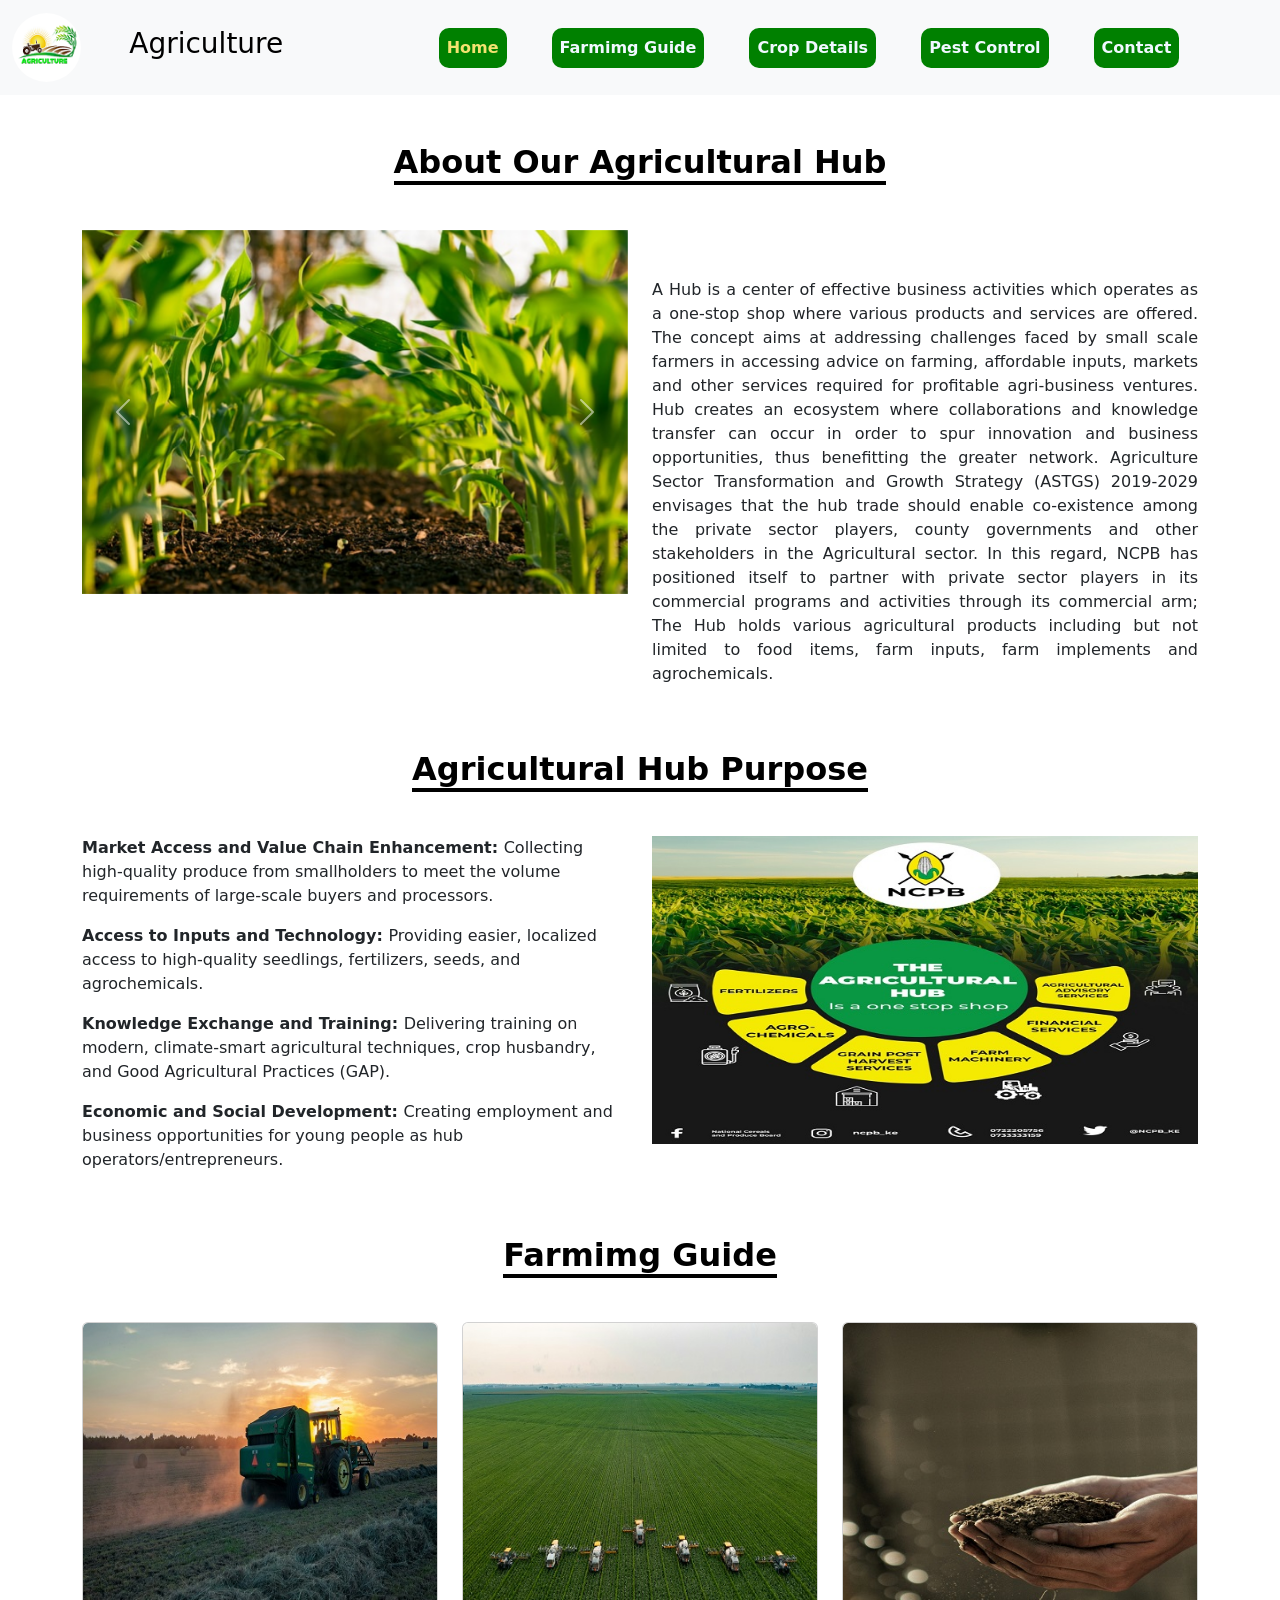
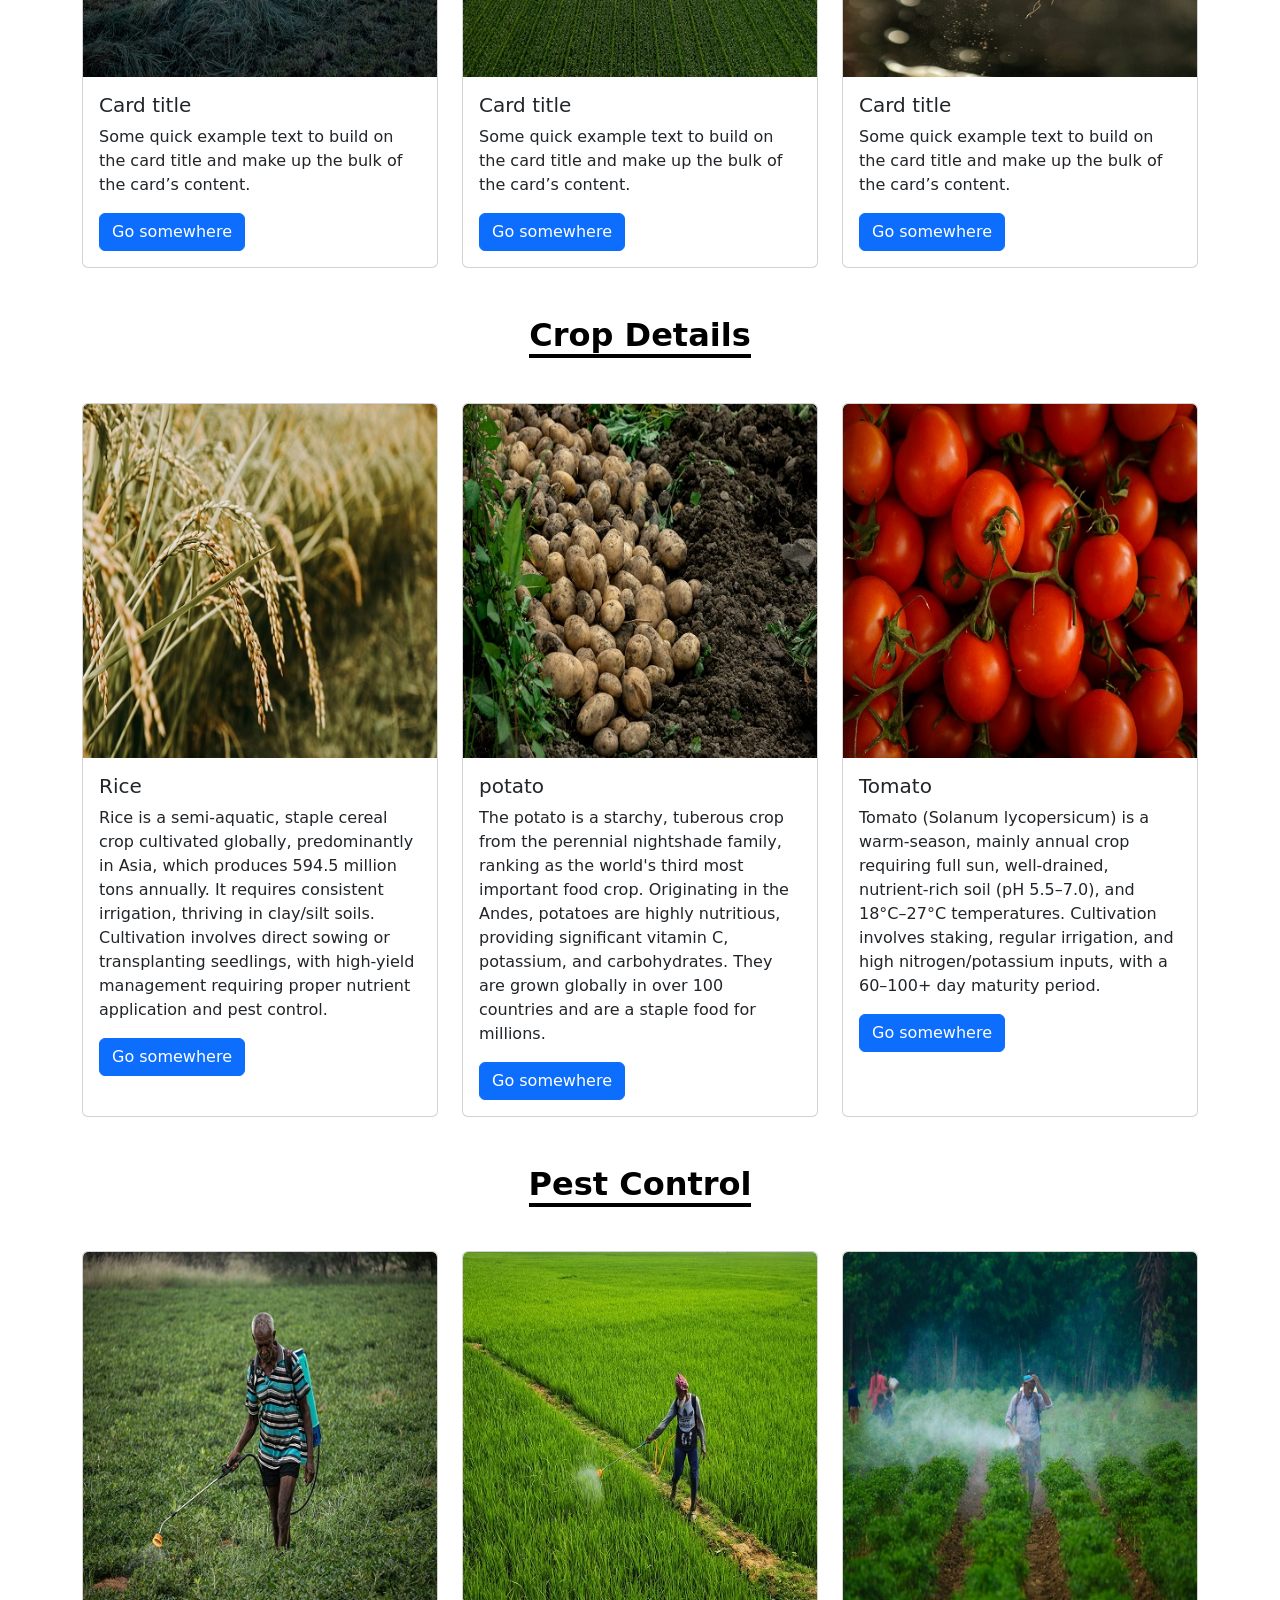
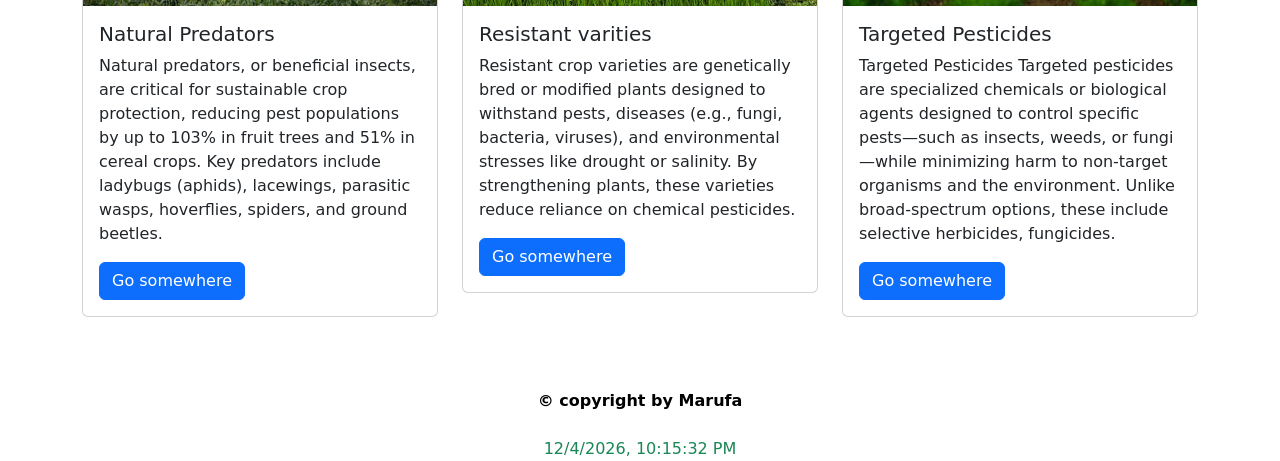
<file: index.html>
<!doctype html>
<html lang="en">

<head>
    <meta charset="utf-8">
    <meta name="viewport" content="width=device-width, initial-scale=1">
    <title>Agriculture Bangladesh</title>
    <link rel="stylesheet" href="css/style.css">
    <link rel="stylesheet" href="https://cdn.jsdelivr.net/npm/bootstrap-icons@1.13.1/font/bootstrap-icons.min.css">
    <link href="https://cdn.jsdelivr.net/npm/bootstrap@5.3.8/dist/css/bootstrap.min.css" rel="stylesheet"
        integrity="sha384-sRIl4kxILFvY47J16cr9ZwB07vP4J8+LH7qKQnuqkuIAvNWLzeN8tE5YBujZqJLB" crossorigin="anonymous">
</head>

<body>
    <!-- NAVBAR START -->
    <nav class="navbar navbar-expand-lg bg-body-tertiary">
        <div class="container-fluid">
            <a class="navbar-brand" href="#">
                <div class="d-flex align-items-center">
                    <img src="images/carosul/download.png" alt="" class="rounded-circle w-25">
                    <h3 class="ms-5">Agriculture</h3>
                </div>
            </a>
            <button class="navbar-toggler" type="button" data-bs-toggle="collapse"
                data-bs-target="#navbarSupportedContent" aria-controls="navbarSupportedContent" aria-expanded="false"
                aria-label="Toggle navigation">
                <span class="navbar-toggler-icon"></span>
            </button>
            <div class="collapse navbar-collapse" id="navbarSupportedContent">
                <ul class="navbar-nav mx-auto mb-2 mb-lg-0">
                    <li class="nav-item">
                        <a class="nav-link active" aria-current="page" href="index.html">Home</a>
                    </li>
                    <li class="nav-item">
                        <a class="nav-link" href="farming_guide.html">Farmimg Guide</a>
                    </li>
                    <li class="nav-item">
                        <a class="nav-link" href="crop_details.html">Crop Details</a>
                    </li>
                    <li class="nav-item">
                        <a class="nav-link" href="pest_control.html">Pest Control</a>
                    </li>
                    <li class="nav-item">
                        <a class="nav-link" href="contact.html">Contact</a>
                    </li>
                </ul>

            </div>
        </div>
    </nav>
    <!-- NAVBAR END -->
    <!-- CAROUSAL START -->
    <h2 class="text-black text-center fw-bold mt-5 mb-5">
        <span class="border-bottom border-black border-4">About Our Agricultural Hub</span>
    </h2>
    <div class="container">
        <div class="row">
            <div class="col-lg-6 col-md-6 col-sm-12">
                <div id="carouselExampleAutoplaying" class="carousel slide " data-bs-ride="carousel ">
                    <div class="carousel-inner">
                        <div class="carousel-item active">
                            <img src="images/carosul/1.jpg" class="d-block w-100" alt="...">
                        </div>
                        <div class="carousel-item">
                            <img src="images/carosul/2.jpg" class="d-block w-100" alt="...">
                        </div>
                        <div class="carousel-item">
                            <img src="images/carosul/4.jpg" class="d-block w-100" alt="...">
                        </div>
                    </div>
                    <button class="carousel-control-prev" type="button" data-bs-target="#carouselExampleAutoplaying"
                        data-bs-slide="prev">
                        <span class="carousel-control-prev-icon" aria-hidden="true"></span>
                        <span class="visually-hidden">Previous</span>
                    </button>
                    <button class="carousel-control-next" type="button" data-bs-target="#carouselExampleAutoplaying"
                        data-bs-slide="next">
                        <span class="carousel-control-next-icon" aria-hidden="true"></span>
                        <span class="visually-hidden">Next</span>
                    </button>
                </div>
            </div>
            <div class="col-lg-6 col-md-6 col-sm-12">
                <p class="text-justify mt-5">
                    A Hub is a center of effective business activities which operates
                    as a one-stop shop where various products and services are offered.
                    The concept aims at addressing challenges faced by small scale farmers in accessing advice on
                    farming, affordable inputs, markets and other services required for profitable agri-business
                    ventures.
                    Hub creates an ecosystem where collaborations and knowledge transfer can occur in order to spur
                    innovation and business opportunities, thus benefitting the greater network. Agriculture Sector
                    Transformation and Growth Strategy (ASTGS) 2019-2029 envisages that the hub trade should enable
                    co-existence among the private sector players, county governments and other stakeholders in the
                    Agricultural sector. In this regard, NCPB has positioned itself to partner with private sector
                    players in its commercial programs and activities through its commercial arm; The Hub holds various
                    agricultural
                    products including but not limited to food items, farm inputs, farm implements and agrochemicals.
                </p>
            </div>
        </div>
    </div>

    <!-- CAROUSAL END -->

    <!-- hub purpose start -->
    <h2 class="text-black text-center fw-bold mt-5 mb-5">
        <span class="border-bottom border-black border-4">Agricultural Hub Purpose</span>
    </h2>
    <div class="container">
        <div class="row">
            <div class="col-lg-6 col-md-6 col-sm-12">

                <p> <b> Market Access and Value Chain Enhancement: </b>
                    Collecting high-quality produce from smallholders
                    to meet the volume requirements of large-scale buyers and processors.</p>
                <p><b>Access to Inputs and Technology: </b>
                    Providing easier, localized access to high-quality seedlings,
                    fertilizers, seeds, and agrochemicals.</p>
                <p><b>Knowledge Exchange and Training: </b>
                    Delivering training on modern, climate-smart agricultural techniques,
                    crop husbandry, and Good Agricultural Practices (GAP).</p>
                <p><b>Economic and Social Development: </b>
                    Creating employment and business opportunities for young people as hub operators/entrepreneurs.</p>
            </div>
            <div class="col-lg-6 col-md-6 col-sm-12">
                <div>
                    <img src="images/carosul/7.jpg" alt="" class="img-fluid d-block w-100">
                </div>
            </div>
        </div>
    </div>
    <!-- hub purpose end -->
     <!-- FARMING GUID START -->
       <h2 class="text-black text-center fw-bold mt-5 mb-5">
        <span class="border-bottom border-black border-4">Farmimg Guide</span>
    </h2>
    <div class="container">
        <div class="row">
            <div class="col-lg-4 col-md-4 col-sm-12">
<div class="card" >
  <img src="images/farming/12.jpg" class="card-img-top" alt="...">
  <div class="card-body">
    <h5 class="card-title">Card title</h5>
    <p class="card-text">Some quick example text to build on the card title and make up the bulk of the card’s content.</p>
    <a href="#" class="btn btn-primary">Go somewhere</a>
  </div>
</div>
            </div>
            <div class="col-lg-4 col-md-4 col-sm-12">
<div class="card">
  <img src="images/farming/11.jpg" class="card-img-top" alt="...">
  <div class="card-body">
    <h5 class="card-title">Card title</h5>
    <p class="card-text">Some quick example text to build on the card title and make up the bulk of the card’s content.</p>
    <a href="#" class="btn btn-primary">Go somewhere</a>
  </div>
</div>
            </div>
            <div class="col-lg-4 col-md-4 col-sm-12">
<div class="card" >
  <img src="images/farming/13.jpg" class="card-img-top" alt="...">
  <div class="card-body">
    <h5 class="card-title">Card title</h5>
    <p class="card-text">Some quick example text to build on the card title and make up the bulk of the card’s content.</p>
    <a href="#" class="btn btn-primary">Go somewhere</a>
  </div>
</div>
            </div>
        </div>
    </div>
     <!-- FARMING GUID END -->

<!-- CROP DETAILS START-->
 <h2 class="text-black text-center fw-bold mt-5 mb-5">
        <span class="border-bottom border-black border-4">Crop Details</span></h2>
          <div class="container">
        <div class="row">
            <div class="col-lg-4 col-md-4 col-sm-12">
<div class="card h-100" >
  <img src="images/crop_details/frice.jpg" class="card-img-top" alt="...">
  <div class="card-body">
    <h5 class="card-title">Rice</h5>
    <p class="card-text">
        Rice is a semi-aquatic, staple cereal crop cultivated globally, 
        predominantly in Asia, which produces 594.5 million tons annually.
         It requires consistent irrigation, thriving in clay/silt soils. 
         Cultivation involves direct sowing or transplanting seedlings,
         with high-yield management requiring proper nutrient application and pest control.
        </p>
    <a href="#" class="btn btn-primary">Go somewhere</a>
  </div>
</div>
            </div>
            <div class="col-lg-4 col-md-4 col-sm-12">
<div class="card h-100">
  <img src="images/crop_details/potato.jpg" class="card-img-top" alt="...">
  <div class="card-body">
    <h5 class="card-title">potato</h5>
    <p class="card-text">
        The potato is a starchy, tuberous crop from the perennial nightshade family, 
        ranking as the world's third most important food crop. Originating in the Andes, 
        potatoes are highly nutritious, providing significant vitamin C, potassium, and carbohydrates. 
        They are grown globally in over 100 countries and are a staple food for millions.
</p>
    <a href="#" class="btn btn-primary">Go somewhere</a>
  </div>
</div>
            </div>
            <div class="col-lg-4 col-md-4 col-sm-12">
<div class="card h-100" >
  <img src="images/crop_details/t1.jpg" class="card-img-top" alt="...">
  <div class="card-body">
    <h5 class="card-title">Tomato</h5>
    <p class="card-text">
        Tomato (Solanum lycopersicum) is a warm-season, 
        mainly annual crop requiring full sun, well-drained, 
        nutrient-rich soil (pH 5.5–7.0), and 18°C–27°C temperatures. Cultivation involves staking, regular irrigation, 
        and high nitrogen/potassium inputs, with a 60–100+ day maturity period.
</p>
    <a href="#" class="btn btn-primary">Go somewhere</a>
  </div>
</div>
            </div>
        </div>
    </div>
<!-- CROP DETAILS END-->
<!-- PEST CONTROL START -->
  <h2 class="text-black text-center fw-bold mt-5 mb-5">
        <span class="border-bottom border-black border-4">Pest Control</span></h2>

<!-- PEST CONTROL END -->
<div class="container">
    <div class="row">
        <div class="col-lg-4 col-md-4 col-sm-12">
<div class="card" >
  <img src="images/pest/f2.jpg" class="card-img-top" alt="...">
  <div class="card-body">
    <h5 class="card-title"> Natural Predators</h5>
    <p class="card-text">
Natural predators, or beneficial insects, are critical for sustainable crop protection,
 reducing pest populations by up to 103% in fruit trees and 51% in cereal crops. 
 Key predators include ladybugs (aphids), 
lacewings, parasitic wasps, hoverflies, spiders, and ground beetles. 
     </p>
    <a href="#" class="btn btn-primary">Go somewhere</a>
  </div>
</div>
        </div>
        <div class="col-lg-4 col-md-4 col-sm-12">
<div class="card" >
  <img src="images/pest/f3.jpg" class="card-img-top" alt="...">
  <div class="card-body">
    <h5 class="card-title">Resistant varities</h5>
    <p class="card-text">
Resistant crop varieties are genetically bred or modified plants designed to withstand pests,
 diseases (e.g., fungi, bacteria, viruses), and environmental stresses like drought or salinity. 
 By strengthening plants, 
these varieties reduce reliance on chemical pesticides.
</p>
    <a href="#" class="btn btn-primary">Go somewhere</a>
  </div>
</div>
        </div>
        <div class="col-lg-4 col-md-4 col-sm-12">
<div class="card">
  <img src="images/pest/f4.jpg" class="card-img-top" alt="...">
  <div class="card-body">
    <h5 class="card-title">Targeted Pesticides</h5>
    <p class="card-text">
Targeted Pesticides
Targeted pesticides are specialized chemicals or biological 
agents designed to control specific pests—such as insects, weeds, or fungi—while minimizing harm to non-target organisms and the environment. Unlike broad-spectrum options,
 these include selective herbicides, fungicides.   
        </p>
    <a href="#" class="btn btn-primary">Go somewhere</a>
  </div>
</div>
        </div>
    </div>
</div>

    <!-- FOOTER START -->
    <footer class="p-0 m-0 mt-5">
        <p class="mb-0 py-4 text-black text-center fw-bold">&copy copyright by Marufa</p>
          <p id="datetime" class="m-0 p-0  text-center text-success"></p>
    </footer>
    <!-- FOOTER END -->
    <script src="js/script.js"></script>
    <script src="https://cdn.jsdelivr.net/npm/bootstrap@5.3.8/dist/js/bootstrap.bundle.min.js"
        integrity="sha384-FKyoEForCGlyvwx9Hj09JcYn3nv7wiPVlz7YYwJrWVcXK/BmnVDxM+D2scQbITxI"
        crossorigin="anonymous"></script>
</body>

</html>
</file>
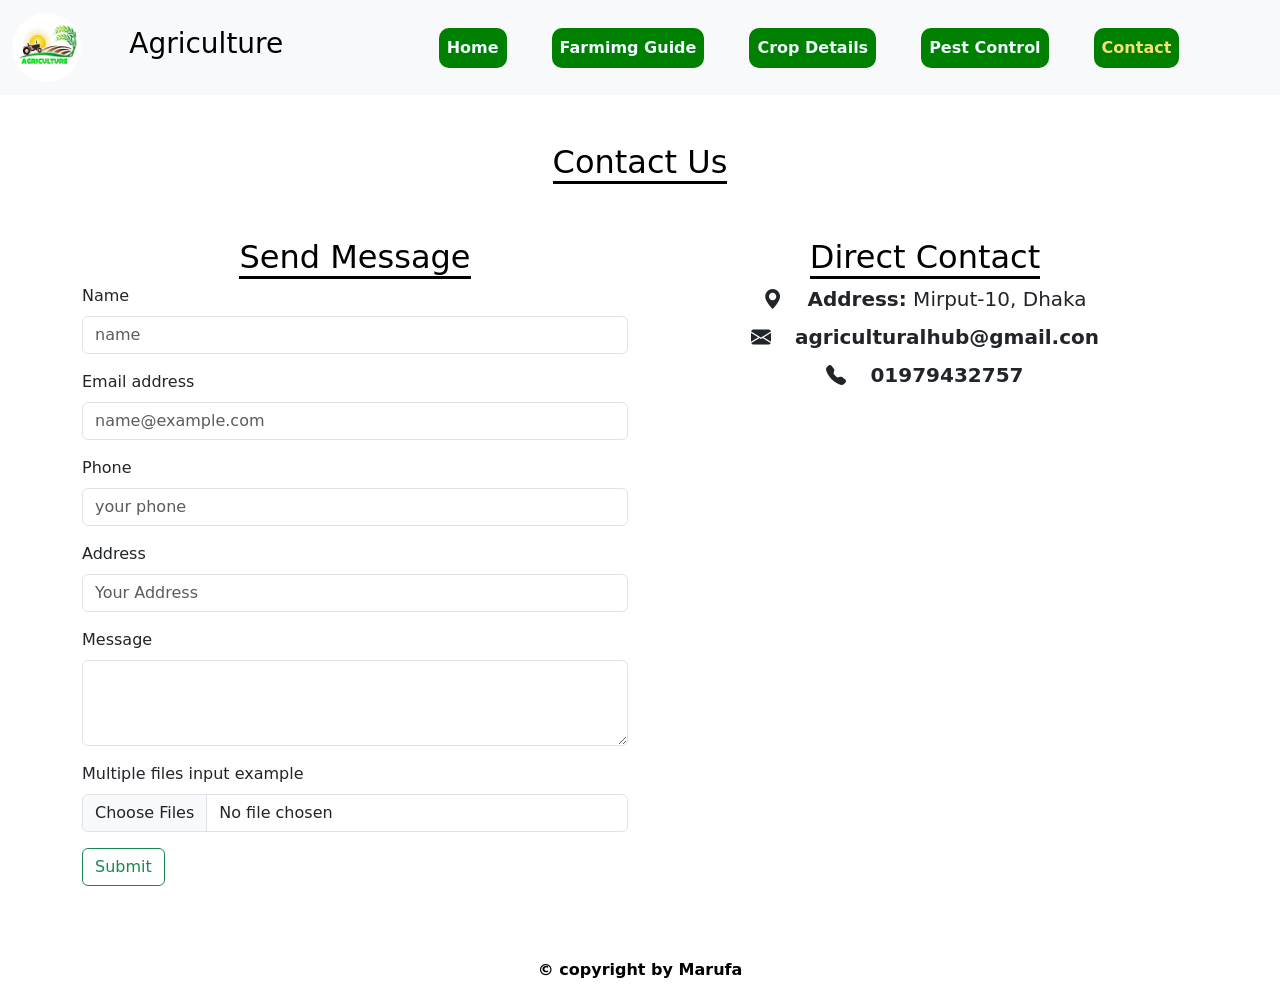
<file: contact.html>
<!doctype html>
<html lang="en">

<head>
    <meta charset="utf-8">
    <meta name="viewport" content="width=device-width, initial-scale=1">
    <title>Agriculture Bangladesh</title>
    <link rel="stylesheet" href="css/style.css">
    <link rel="stylesheet" href="https://cdn.jsdelivr.net/npm/bootstrap-icons@1.13.1/font/bootstrap-icons.min.css">
    <link href="https://cdn.jsdelivr.net/npm/bootstrap@5.3.8/dist/css/bootstrap.min.css" rel="stylesheet"
        integrity="sha384-sRIl4kxILFvY47J16cr9ZwB07vP4J8+LH7qKQnuqkuIAvNWLzeN8tE5YBujZqJLB" crossorigin="anonymous">
</head>

<body>
    <!-- NAVBAR START -->
    <nav class="navbar navbar-expand-lg bg-body-tertiary">
        <div class="container-fluid">
            <a class="navbar-brand" href="#">
                <div class="d-flex align-items-center">
                    <img src="images/carosul/download.png" alt="" class="rounded-circle w-25">
                    <h3 class="ms-5">Agriculture</h3>
                </div>
            </a>
            <button class="navbar-toggler" type="button" data-bs-toggle="collapse"
                data-bs-target="#navbarSupportedContent" aria-controls="navbarSupportedContent" aria-expanded="false"
                aria-label="Toggle navigation">
                <span class="navbar-toggler-icon"></span>
            </button>
            <div class="collapse navbar-collapse" id="navbarSupportedContent">
                <ul class="navbar-nav mx-auto mb-2 mb-lg-0">
                    <li class="nav-item">
                        <a class="nav-link " aria-current="page" href="index.html">Home</a>
                    </li>
                    <li class="nav-item">
                        <a class="nav-link" href="farming_guide.html">Farmimg Guide</a>
                    </li>
                    <li class="nav-item">
                        <a class="nav-link" href="crop_details.html">Crop Details</a>
                    </li>
                    <li class="nav-item">
                        <a class="nav-link" href="pest_control.html">Pest Control</a>
                    </li>
                    <li class="nav-item">
                        <a class="nav-link active" href="contact.html">Contact</a>
                    </li>
                </ul>

            </div>
        </div>
    </nav>
    <!-- NAVBAR END -->


 <h2 class="text-center text-black mt-5"><span class="border-bottom border-black border-dark border-3">Contact
      Us</span></h2>
  <div class="container">
    <div class="row">
      <div class="col-lg-6">
        <h2 class="text-center text-black mt-5"><span class="border-bottom border-black border-dark border-3">Send
            Message</span></h2>
    <div>
            <form action="" method="get" class="needs-validation" onsubmit="alert('Submitted Successfully')">
                      <div class="mb-3">
  <label for="exampleFormControlInput1" class="form-label">Name</label>
  <input type="text" class="form-control" id="name" placeholder="name"  required>
</div>
            <div class="mb-3">
  <label for="exampleFormControlInput1" class="form-label">Email address</label>
  <input type="email" class="form-control" id="email" placeholder="name@example.com"  required>
</div>
                <div class="mb-3">
  <label for="exampleFormControlInput1" class="form-label">Phone</label>
  <input type="numeric" pattern="[0-9]{11}"    class="form-control" id="phone" placeholder="your phone"  required>
</div>
              <div class="mb-3">
  <label for="exampleFormControlInput1" class="form-label">Address</label>
  <input type="text"    class="form-control" id="text" placeholder="Your Address"  required>
</div >

<div class="mb-3">
  <label for="exampleFormControlTextarea1" class="form-label">Message</label>
  <textarea class="form-control" id="exampleFormControlTextarea1" rows="3"  required>

  </textarea>
</div>
<div class="mb-3">
  <label for="formFileMultiple" class="form-label">Multiple files input example</label>
  <input class="form-control" type="file" id="formFileMultiple" multiple>
</div>
  <button type="submit" class="btn  btn-outline-success">Submit</button>
  </form>
        </div>
      </div>
      <div class="col-lg-6">
        <h2 class="text-center text-black mt-5"><span class="border-bottom border-black border-dark border-3">Direct
            Contact</span></h2>
 <div class="text-center ">
            <p class="fs-5 m-0 p-0 mb-2"><i class="bi bi-geo-alt-fill me-4"></i><b>Address:</b> Mirput-10, Dhaka</p>
             <p class="fs-5 m-0 p-0 mb-2"><i class="bi bi-envelope-fill me-4"></i><b>agriculturalhub@gmail.con</b></p>
            <p class="fs-5 m-0 p-0 mb-2"><i class="bi bi-telephone-fill me-4"></i><b>01979432757</b></p>
           </div>
            <div class="mt-5">
              <iframe src="https://www.google.com/maps/embed?pb=!1m18!1m12!1m3!1d3651.3224321178745!2d90.37249027447179!3d23.771529987966552!2m3!1f0!2f0!3f0!3m2!1i1024!2i768!4f13.1!3m3!1m2!1s0x3755c79414120f23%3A0xe9d08f498cb34b7e!2sSher-e-Bangla%20Agricultural%20University!5e0!3m2!1sen!2sbd!4v1776322104775!5m2!1sen!2sbd" width="100%" height="300" style="border:0;" allowfullscreen="" loading="lazy" referrerpolicy="no-referrer-when-downgrade"></iframe>
            </div>
      </div>
    </div>
  </div>





        <!-- FOOTER START -->
    <footer class="p-0 m-0 mt-5">
        <p class="mb-0 py-4 text-black text-center fw-bold">&copy copyright by Marufa</p>
    </footer>
    <!-- FOOTER END -->
    <script src="js/script.js"></script>
    <script src="https://cdn.jsdelivr.net/npm/bootstrap@5.3.8/dist/js/bootstrap.bundle.min.js"
        integrity="sha384-FKyoEForCGlyvwx9Hj09JcYn3nv7wiPVlz7YYwJrWVcXK/BmnVDxM+D2scQbITxI"
        crossorigin="anonymous"></script>
</body>

</html>
</file>
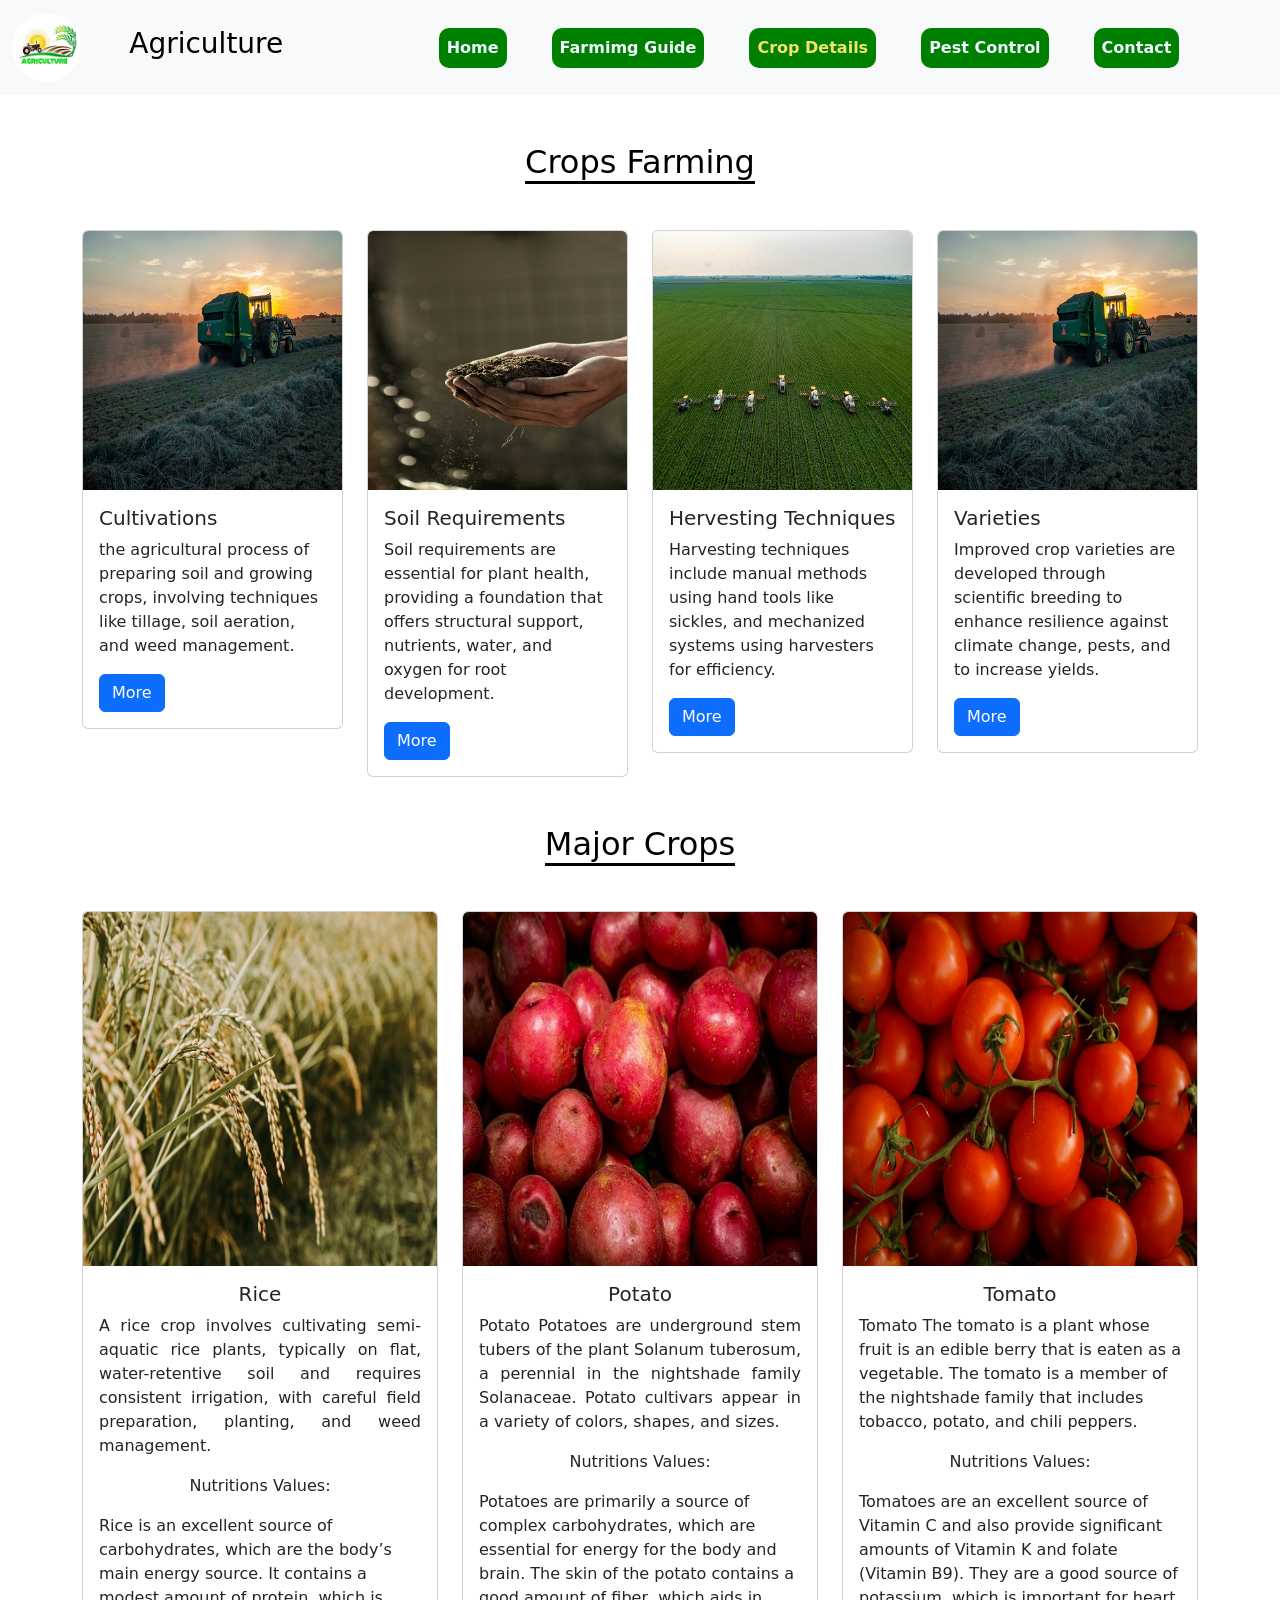
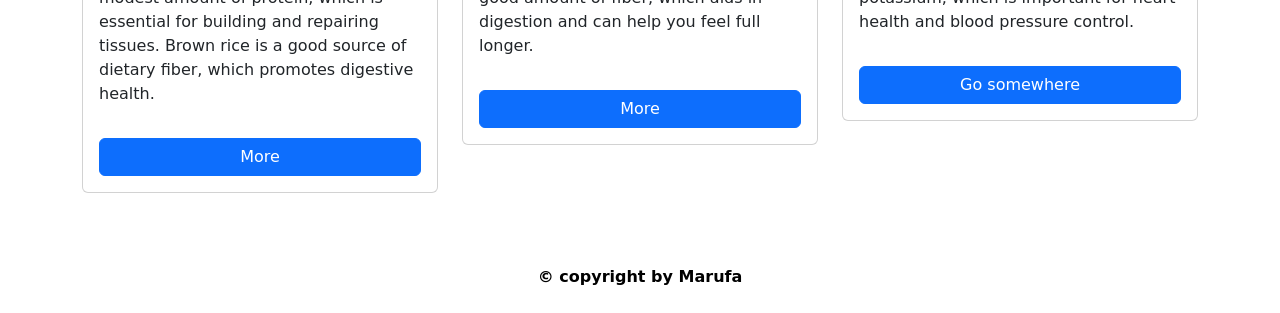
<file: crop_details.html>
<!doctype html>
<html lang="en">

<head>
    <meta charset="utf-8">
    <meta name="viewport" content="width=device-width, initial-scale=1">
    <title>Agriculture Bangladesh</title>
    <link rel="stylesheet" href="css/style.css">
    <link rel="stylesheet" href="https://cdn.jsdelivr.net/npm/bootstrap-icons@1.13.1/font/bootstrap-icons.min.css">
    <link href="https://cdn.jsdelivr.net/npm/bootstrap@5.3.8/dist/css/bootstrap.min.css" rel="stylesheet"
        integrity="sha384-sRIl4kxILFvY47J16cr9ZwB07vP4J8+LH7qKQnuqkuIAvNWLzeN8tE5YBujZqJLB" crossorigin="anonymous">
</head>

<body>
    <!-- NAVBAR START -->
    <nav class="navbar navbar-expand-lg bg-body-tertiary">
        <div class="container-fluid">
            <a class="navbar-brand" href="#">
                <div class="d-flex align-items-center">
                    <img src="images/carosul/download.png" alt="" class="rounded-circle w-25">
                    <h3 class="ms-5">Agriculture</h3>
                </div>
            </a>
            <button class="navbar-toggler" type="button" data-bs-toggle="collapse"
                data-bs-target="#navbarSupportedContent" aria-controls="navbarSupportedContent" aria-expanded="false"
                aria-label="Toggle navigation">
                <span class="navbar-toggler-icon"></span>
            </button>
            <div class="collapse navbar-collapse" id="navbarSupportedContent">
                <ul class="navbar-nav mx-auto mb-2 mb-lg-0">
                    <li class="nav-item">
                        <a class="nav-link " aria-current="page" href="index.html">Home</a>
                    </li>
                    <li class="nav-item">
                        <a class="nav-link" href="farming_guide.html">Farmimg Guide</a>
                    </li>
                    <li class="nav-item">
                        <a class="nav-link active" href="crop_details.html">Crop Details</a>
                    </li>
                    <li class="nav-item">
                        <a class="nav-link" href="pest_control.html">Pest Control</a>
                    </li>
                    <li class="nav-item">
                        <a class="nav-link" href="contact.html">Contact</a>
                    </li>
                </ul>

            </div>
        </div>
    </nav>
    <!-- NAVBAR END -->

    <!--  -->
    
    <h2 class="text-center text-black mt-5 mb-5"><span class="border-bottom border-3 border-black m-5">
      Crops Farming</span></h2>
<div class="container">
  <div class="row">
    <div class="col-lg-3">
      <div class="card" >
  <img src="images/crop_details/12.jpg" class="card-img-top" alt="...">
  <div class="card-body">
    <h5 class="card-title">Cultivations</h5>
    <p class="card-text">
the agricultural process of preparing soil and growing crops, involving techniques like tillage, soil aeration, and weed management.</p>
    <a href="#" class="btn btn-primary">More</a>
  </div>
</div>
    </div>
    <div class="col-lg-3">
      <div class="card" >
  <img src="images/crop_details/13.jpg" class="card-img-top" alt="...">
  <div class="card-body">
    <h5 class="card-title">Soil Requirements</h5>
    <p class="card-text">
      Soil requirements are essential for plant health, providing a foundation that offers structural support, nutrients, water, and oxygen for root development. 
</p>
    <a href="#" class="btn btn-primary">More</a>
  </div>
</div>
    </div>
    <div class="col-lg-3">
      <div class="card" >
  <img src="images/crop_details/11.jpg" class="card-img-top" alt="...">
  <div class="card-body">
    <h5 class="card-title">Hervesting Techniques</h5>
    <p class="card-text">
      Harvesting techniques include manual methods using hand tools like sickles, and mechanized systems using harvesters for efficiency.
    </p>
    <a href="#" class="btn btn-primary">More</a>
  </div>
</div>
    </div>
    <div class="col-lg-3">
      <div class="card">
  <img src="images/crop_details/12.jpg" class="card-img-top" alt="...">
  <div class="card-body">
    <h5 class="card-title">Varieties</h5>
    <p class="card-text">
Improved crop varieties are developed through scientific breeding to enhance resilience against climate change, pests, and to increase yields.

      </p>
    <a href="#" class="btn btn-primary">More</a>
  </div>
</div>
    </div>
  </div>
</div>
<!-- major crops start -->
 
      <h2 class="text-center text-black mt-5 mb-5">
        <span class="border-bottom border-3 border-black m-5">Major Crops</span></h2>
        <div class="container">
          <div class="row">
            <div class="col-lg-4">
              <div class="card">
  <img src="images/crop_details/frice.jpg" class="card-img-top" alt="...">
  <div class="card-body">
    <h5 class="card-title text-center">Rice</h5>
    <p class="card-text text-justify">

A rice crop involves cultivating semi-aquatic rice plants, typically on flat, water-retentive soil and requires consistent irrigation, with careful field preparation, planting, and weed management. 
<p class="text-center">Nutritions Values: </p>
Rice is an excellent source of carbohydrates, which are the body’s main energy source. It contains a modest amount of protein, which is essential for building and repairing tissues. Brown rice is a good source of dietary fiber, which promotes digestive health.</p>
    <a href="#" class="btn btn-primary w-100 mt-3">More</a>
  </div>
</div>
            </div>
            <div class="col-lg-4">
              <div class="card">
  <img src="images/crop_details/po1.jpg" class="card-img-top" alt="...">
  <div class="card-body">
    <h5 class="card-title text-center">Potato</h5>
    <p class="card-text text-justify">
      Potato
Potatoes are underground stem tubers of the plant Solanum tuberosum, a perennial in the nightshade family Solanaceae. Potato cultivars appear in a variety of colors, shapes, and sizes. 

<p class="text-center">Nutritions Values:</p>
Potatoes are primarily a source of complex carbohydrates, which are essential for energy for the body and brain. The skin of the potato contains a good amount of fiber, which aids in digestion and can help you feel full longer.</p>


 
    <a href="#" class="btn btn-primary mt-3 w-100">More</a>
  </div>
</div>
            </div>
            <div class="col-lg-4">
              <div class="card">
  <img src="images/crop_details/t1.jpg" class="card-img-top" alt="...">
  <div class="card-body">
    <h5 class="card-title text-center">Tomato</h5>
    <p class="card-text">
      Tomato
The tomato is a plant whose fruit is an edible berry that is eaten as a vegetable. The tomato is a member of the nightshade family that includes tobacco, potato, and chili peppers.
<p class="text-center">Nutritions Values:</p>
Tomatoes are an excellent source of Vitamin C and also provide significant amounts of Vitamin K and folate (Vitamin B9). They are a good source of potassium, which is important for heart health and blood pressure control.
      
      
   </p>
    <a href="#" class="btn btn-primary mt-3 w-100">Go somewhere</a>
  </div>
</div>
            </div>
          </div>
        </div>
    <!--  -->


    
    <!-- FOOTER START -->
    <footer class="p-0 m-0 mt-5">
        <p class="mb-0 py-4 text-black text-center fw-bold">&copy copyright by Marufa</p>
    </footer>
    <!-- FOOTER END -->
    <script src="js/script.js"></script>
    <script src="https://cdn.jsdelivr.net/npm/bootstrap@5.3.8/dist/js/bootstrap.bundle.min.js"
        integrity="sha384-FKyoEForCGlyvwx9Hj09JcYn3nv7wiPVlz7YYwJrWVcXK/BmnVDxM+D2scQbITxI"
        crossorigin="anonymous"></script>
</body>

</html>
</file>
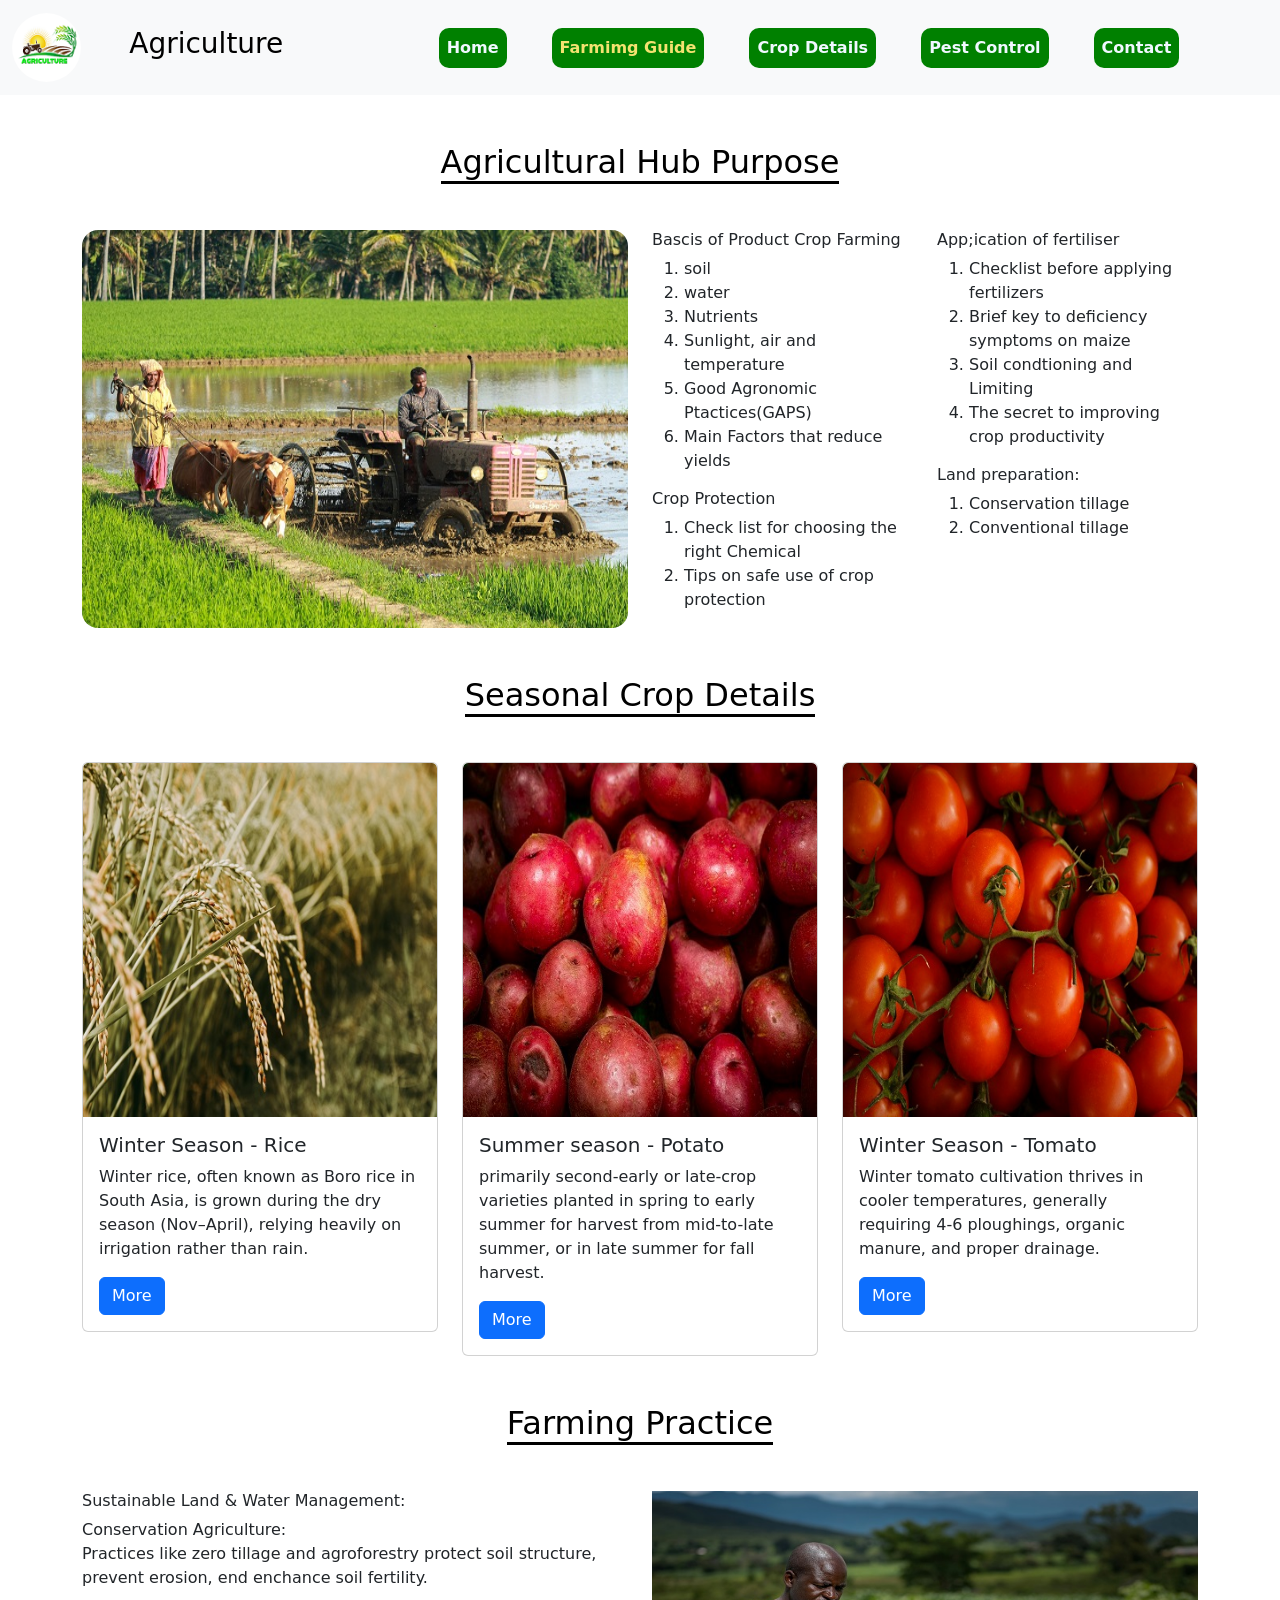
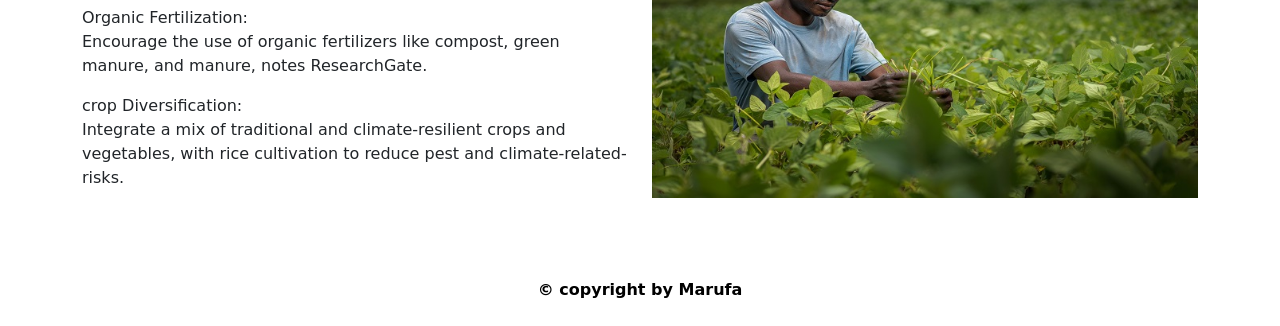
<file: farming_guide.html>
<!doctype html>
<html lang="en">

<head>
    <meta charset="utf-8">
    <meta name="viewport" content="width=device-width, initial-scale=1">
    <title>Agriculture Bangladesh</title>
    <link rel="stylesheet" href="css/style.css">
    <link rel="stylesheet" href="https://cdn.jsdelivr.net/npm/bootstrap-icons@1.13.1/font/bootstrap-icons.min.css">
    <link href="https://cdn.jsdelivr.net/npm/bootstrap@5.3.8/dist/css/bootstrap.min.css" rel="stylesheet"
        integrity="sha384-sRIl4kxILFvY47J16cr9ZwB07vP4J8+LH7qKQnuqkuIAvNWLzeN8tE5YBujZqJLB" crossorigin="anonymous">
</head>

<body>
    <!-- NAVBAR START -->
    <nav class="navbar navbar-expand-lg bg-body-tertiary">
        <div class="container-fluid">
            <a class="navbar-brand" href="#">
                <div class="d-flex align-items-center">
                    <img src="images/carosul/download.png" alt="" class="rounded-circle w-25">
                    <h3 class="ms-5">Agriculture</h3>
                </div>
            </a>
            <button class="navbar-toggler" type="button" data-bs-toggle="collapse"
                data-bs-target="#navbarSupportedContent" aria-controls="navbarSupportedContent" aria-expanded="false"
                aria-label="Toggle navigation">
                <span class="navbar-toggler-icon"></span>
            </button>
            <div class="collapse navbar-collapse" id="navbarSupportedContent">
                <ul class="navbar-nav mx-auto mb-2 mb-lg-0">
                    <li class="nav-item">
                        <a class="nav-link " aria-current="page" href="index.html">Home</a>
                    </li>
                    <li class="nav-item">
                        <a class="nav-link active" href="farming_guide.html">Farmimg Guide</a>
                    </li>
                    <li class="nav-item">
                        <a class="nav-link" href="crop_details.html">Crop Details</a>
                    </li>
                    <li class="nav-item">
                        <a class="nav-link " href="pest_control.html">Pest Control</a>
                    </li>
                    <li class="nav-item">
                        <a class="nav-link" href="contact.html">Contact</a>
                    </li>
                </ul>

            </div>
        </div>
    </nav>
    <!-- NAVBAR END -->
 <h2 class="text-center text-black mt-5 mb-5">
      <span class="border-bottom border-3 border-black m-5">Agricultural Hub Purpose</span></h2>
    <div class="container">
      <div class="row">
        <div class="col-6">
          <img src="images/farming/bs.jpg" class="w-100 img-fluid h-100 rounded-4" alt="">
        </div>
        <div class="col-3"><h6>Bascis of Product Crop Farming</h6>
        <ol>
          <li>soil</li>
          <li>water</li>
          <li>Nutrients</li>
          <li>Sunlight, air and temperature</li>
          <li>Good Agronomic Ptactices(GAPS)</li>
          <li>Main Factors that reduce yields</li>
        </ol>
        <h6>Crop Protection</h6>
        <ol>
          <li>Check list for choosing the right Chemical</li>
          <li>Tips on safe use of crop protection</li>
        </ol>
        </div>
        <div class="col-3">
          <h6>App;ication of fertiliser</h6>
          <ol>
            <li>Checklist before applying fertilizers</li>
            <li>Brief key to deficiency symptoms on maize</li>
            <li>Soil condtioning and Limiting</li>
            <li>The secret to improving crop productivity</li>
          </ol>
          <h6>Land preparation:</h6>
          <ol>
            <li>Conservation tillage</li>
            <li>Conventional tillage</li>
          </ol>
        </div>
      </div>
    </div>
    <!-- basic guides end -->
     <!-- seasonal Crop Details start -->
         <h2 class="text-center text-black mt-5 mb-5">
      <span class="border-bottom border-3 border-black m-5">Seasonal Crop Details</span></h2>
      <div class="container">
        <div class="row">
          <div class="col-lg-4 col-md-6 col-sm-12">
            <div class="card mx-sm-auto">
  <img src="images/farming/frice.jpg" class="card-img-top" alt="...">
  <div class="card-body">
    <h5 class="card-title">Winter Season - Rice</h5>
    <p class="card-text">
      Winter rice, often known as Boro rice in South Asia, is grown during the dry season (Nov–April), relying heavily on irrigation rather than rain. 
    </p>
    <a href="#" class="btn btn-primary">More</a>
  </div>
</div>
</div>
          <div class="col-lg-4 col-md-6 col-sm-12">
            <div class="card mx-sm-auto">
  <img src="images/farming/po1.jpg" class="card-img-top" alt="...">
  <div class="card-body">
    <h5 class="card-title">Summer season - Potato</h5>
    <p class="card-text">
      primarily second-early or late-crop varieties planted in spring to early summer for harvest from mid-to-late summer, or in late summer for fall harvest.
  </p>
    <a href="#" class="btn btn-primary">More</a>
  </div>
</div>
          </div>
          <div class="col-lg-4 col-md-6 col-sm-12">
            <div class="card mx-sm-auto" >
  <img src="images/farming/t1.jpg" class="card-img-top" alt="...">
  <div class="card-body">
    <h5 class="card-title">Winter Season - Tomato</h5>
    <p class="card-text">
      Winter tomato cultivation thrives in cooler temperatures, generally requiring 4-6 ploughings, organic manure, and proper drainage. 
      </p>
    <a href="#" class="btn btn-primary">More</a>
  </div>
</div>
          </div>
        </div>
      </div>
         <!-- seasonal Crop Details end -->
          <!-- farming Practice start -->
                <h2 class="text-center text-black mt-5 mb-5">
      <span class="border-bottom border-3 border-black m-5">Farming Practice</span></h2>
      <div class="container">
        <div class="row">
          <div class="col-lg-6 col-md-12">
            <h6>Sustainable Land & Water Management:</h6>
            <p>
              Conservation Agriculture: <br>
              Practices like zero tillage and agroforestry protect soil structure, prevent erosion, end enchance soil fertility.
            </p>
            <p>
              Organic Fertilization: <br>
              Encourage the use of organic fertilizers like compost, green manure, and manure, notes ResearchGate.
            </p>
            <p>
              crop Diversification: <br>
              Integrate a mix of traditional and climate-resilient crops and vegetables, with rice cultivation to reduce pest and climate-related-risks.
            </p>
          </div>
          <div class="col-lg-6 col-sm-12">
            <img src="images/farming/f9.jpg" alt="" class="img-fluid">
          </div>
        </div>
      </div>
               
    <!-- FOOTER START -->
    <footer class="p-0 m-0 mt-5">
        <p class="mb-0 py-4 text-black text-center fw-bold">&copy copyright by Marufa</p>
    </footer>
    <!-- FOOTER END -->
    <script src="js/script.js"></script>
    <script src="https://cdn.jsdelivr.net/npm/bootstrap@5.3.8/dist/js/bootstrap.bundle.min.js"
        integrity="sha384-FKyoEForCGlyvwx9Hj09JcYn3nv7wiPVlz7YYwJrWVcXK/BmnVDxM+D2scQbITxI"
        crossorigin="anonymous"></script>
</body>

</html>
</file>
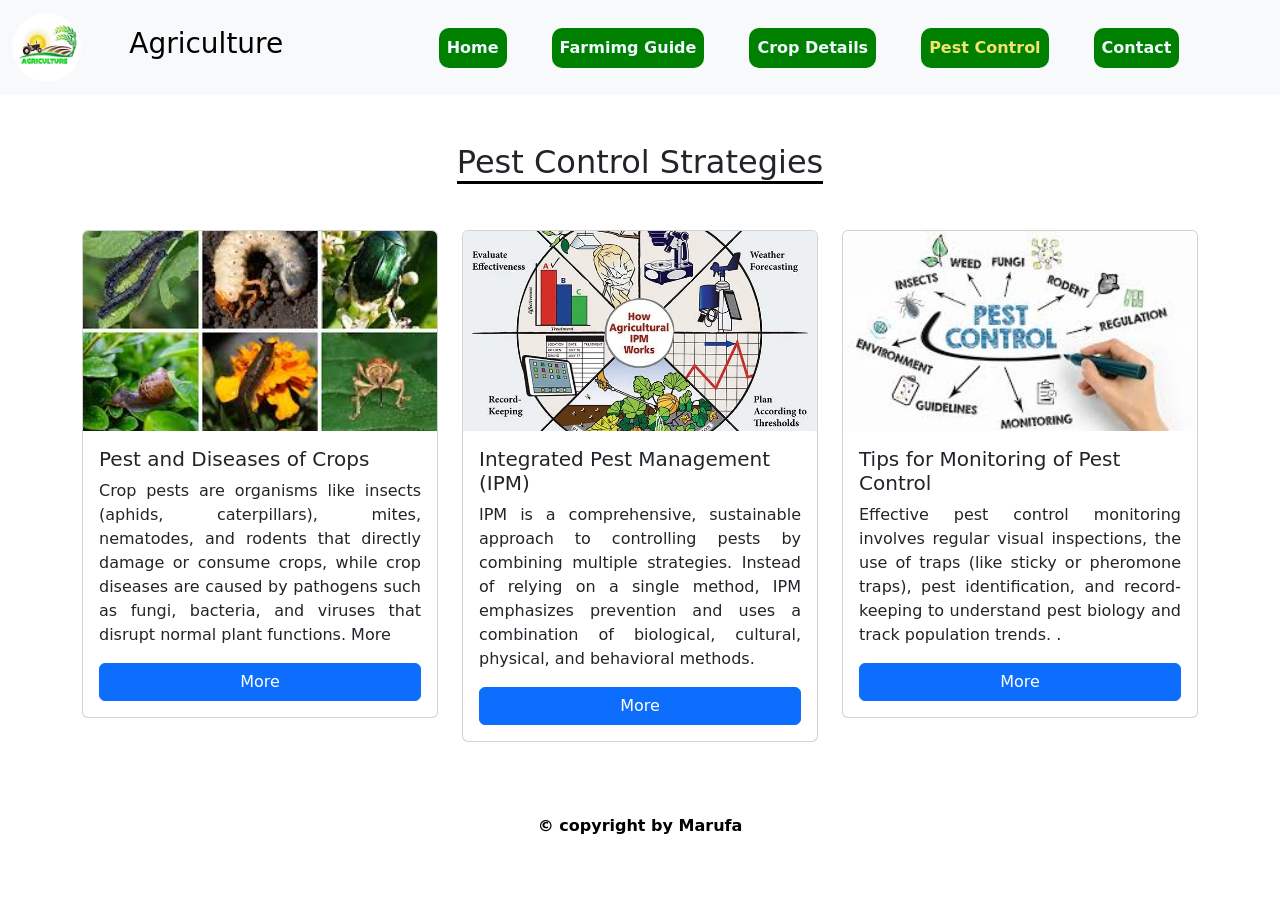
<file: pest_control.html>
<!doctype html>
<html lang="en">

<head>
    <meta charset="utf-8">
    <meta name="viewport" content="width=device-width, initial-scale=1">
    <title>Agriculture Bangladesh</title>
    <link rel="stylesheet" href="css/style.css">
    <link rel="stylesheet" href="https://cdn.jsdelivr.net/npm/bootstrap-icons@1.13.1/font/bootstrap-icons.min.css">
    <link href="https://cdn.jsdelivr.net/npm/bootstrap@5.3.8/dist/css/bootstrap.min.css" rel="stylesheet"
        integrity="sha384-sRIl4kxILFvY47J16cr9ZwB07vP4J8+LH7qKQnuqkuIAvNWLzeN8tE5YBujZqJLB" crossorigin="anonymous">
</head>

<body>
    <!-- NAVBAR START -->
    <nav class="navbar navbar-expand-lg bg-body-tertiary">
        <div class="container-fluid">
            <a class="navbar-brand" href="#">
                <div class="d-flex align-items-center">
                    <img src="images/carosul/download.png" alt="" class="rounded-circle w-25">
                    <h3 class="ms-5">Agriculture</h3>
                </div>
            </a>
            <button class="navbar-toggler" type="button" data-bs-toggle="collapse"
                data-bs-target="#navbarSupportedContent" aria-controls="navbarSupportedContent" aria-expanded="false"
                aria-label="Toggle navigation">
                <span class="navbar-toggler-icon"></span>
            </button>
            <div class="collapse navbar-collapse" id="navbarSupportedContent">
                <ul class="navbar-nav mx-auto mb-2 mb-lg-0">
                    <li class="nav-item">
                        <a class="nav-link " aria-current="page" href="index.html">Home</a>
                    </li>
                    <li class="nav-item">
                        <a class="nav-link" href="farming_guide.html">Farmimg Guide</a>
                    </li>
                    <li class="nav-item">
                        <a class="nav-link" href="crop_details.html">Crop Details</a>
                    </li>
                    <li class="nav-item">
                        <a class="nav-link active" href="pest_control.html">Pest Control</a>
                    </li>
                    <li class="nav-item">
                        <a class="nav-link" href="contact.html">Contact</a>
                    </li>
                </ul>

            </div>
        </div>
    </nav>
    <!-- NAVBAR END -->
   
   <h2 class="text-center mt-5 mb-5"><span class="border-bottom border-black border-3">Pest Control Strategies</span></h2>

    <div class="container">
      <div class="row">
        <div class="col-lg-4">
          <div class="card">
  <img src="images/pest/pest.jpg" class="card-img-top card-pest" alt="...">
  <div class="card-body">
    <h5 class="card-title">   
      Pest and Diseases of Crops</h5>
    <p class="card-text text-justify">
   
Crop pests are organisms like insects (aphids, caterpillars), mites, nematodes, and rodents that directly damage or consume crops, while crop diseases are caused by pathogens such as fungi, bacteria, and viruses that disrupt normal plant functions.
More
    </p>
    <a href="#" class="btn btn-primary w-100">More</a>
  </div>
</div>
        </div>
        <div class="col-lg-4">
          <div class="card" >
  <img src="images/pest/Schematic.jpg" class="card-img-top card-pest" alt="...">
  <div class="card-body">
    <h5 class="card-title">Integrated Pest Management (IPM)</h5>
    <p class="card-text text-justify">
  
IPM is a comprehensive, sustainable approach to controlling pests by combining multiple strategies. Instead of relying on a single method, IPM emphasizes prevention and uses a combination of biological, cultural, physical, and behavioral methods.

</p>
    <a href="#" class="btn btn-primary w-100">More</a>
  </div>
</div>
        </div>
        <div class="col-lg-4">
          <div class="card" >
  <img src="images/pest/monitoring.jpg" class="card-img-top card-pest" alt="...">
  <div class="card-body">
    <h5 class="card-title">Tips for Monitoring of Pest Control</h5>
    <p class="card-text text-justify">
     
Effective pest control monitoring involves regular visual inspections, the use of traps (like sticky or pheromone traps), pest identification, and record-keeping to understand pest biology and track population trends.
   .</p>
    <a href="#" class="btn btn-primary w-100">More</a>
  </div>
</div>
        </div>
      </div>
    </div>
      <!-- pest control strategies -->
           
    <!-- FOOTER START -->
    <footer class="p-0 m-0 mt-5">
        <p class="mb-0 py-4 text-black text-center fw-bold">&copy copyright by Marufa</p>
    </footer>
    <!-- FOOTER END -->
    <script src="js/script.js"></script>
    <script src="https://cdn.jsdelivr.net/npm/bootstrap@5.3.8/dist/js/bootstrap.bundle.min.js"
        integrity="sha384-FKyoEForCGlyvwx9Hj09JcYn3nv7wiPVlz7YYwJrWVcXK/BmnVDxM+D2scQbITxI"
        crossorigin="anonymous"></script>
</body>

</html>
</file>
<file: css/style.css>
*{
    box-sizing: border-box;
    padding: 0;
    margin: 0;
}
.nav-item{
    margin-left: 45px;
}
.nav-item a{
    color: aliceblue;
    background-color: green;
    transition: 0.5s ease;
    border-radius: 10px;
    font-weight: 700;
}
.nav-item a:hover{
    color: brown;
    background-color: antiquewhite;
    transform: translateY(-5px);
}

.nav-item a.active{
    color: rgb(243, 226, 112) !important;
}
.text-justify{
    text-align: justify;
}
.card{
    height: 200px;
    object-fit: cover;
    transition: 0.5s ease;
    overflow: hidden;
}
.card:hover{
    border: 1px solid green;
    /* transform: scale(1.1); */
        transform: translateY(-5px);
}
.card-pest{
    height: 200px;
    object-fit: cover;
}
</file>
